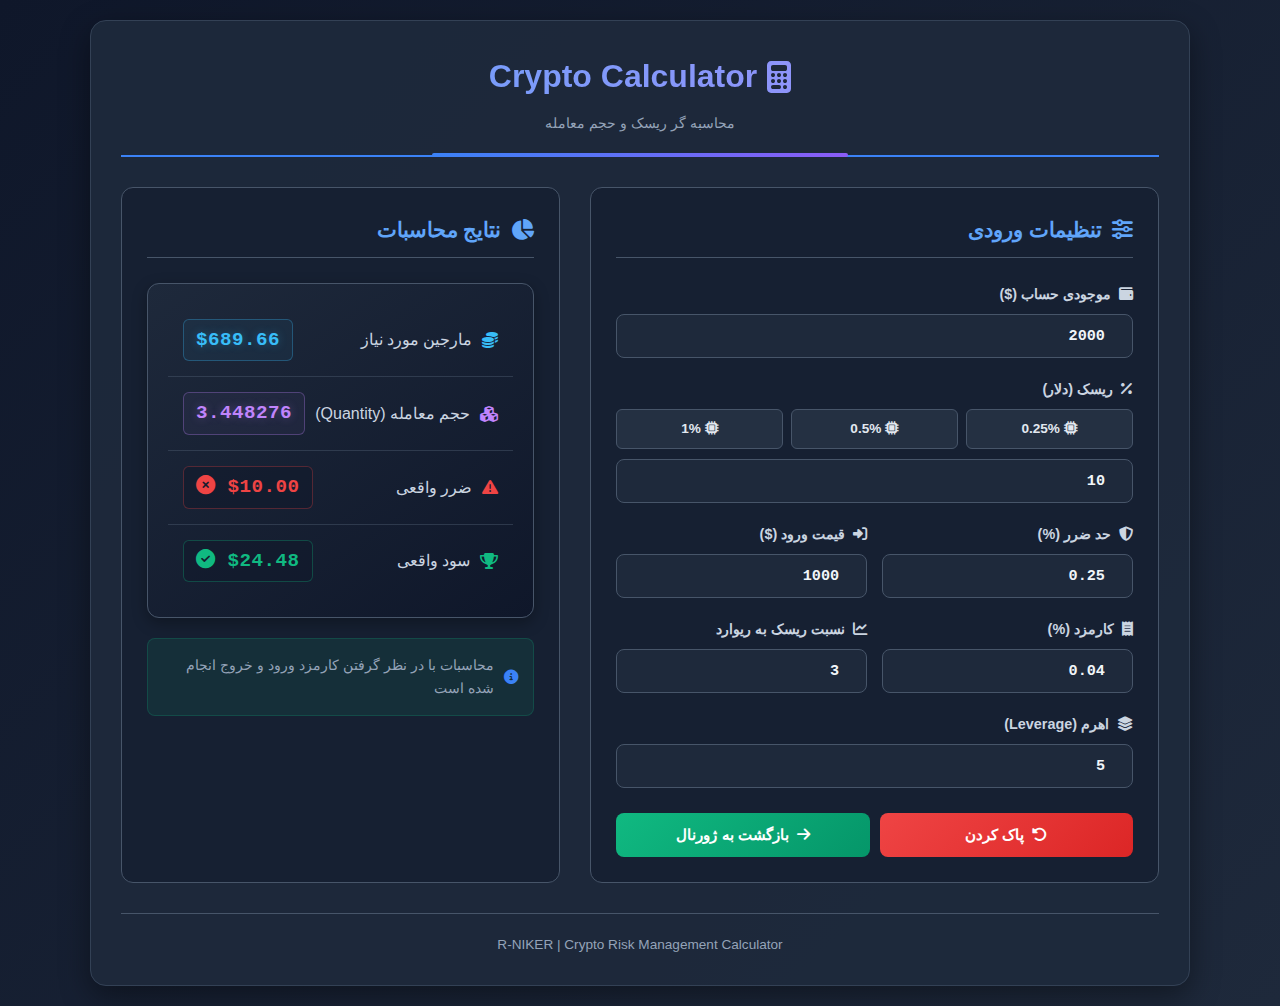
<file: calculator/index.html>
<!DOCTYPE html>
<html lang="fa" dir="rtl">
<head>
    <meta charset="UTF-8">
    <meta name="viewport" content="width=device-width, initial-scale=1.0">
    <title>Crypto Calculator</title>

    <!-- Apple Web App Mode -->
    <meta name="apple-mobile-web-app-capable" content="yes">
    <meta name="apple-mobile-web-app-title" content="Crypto Calculator">
    <meta name="apple-mobile-web-app-status-bar-style" content="black-translucent">

    <!-- Safari macOS favicon -->
    <link rel="icon" type="image/svg+xml" href="../../icons/favicon.svg">
    <link rel="icon" type="image/png" sizes="96x96" href="../../icons/favicon-96x96.png">

    <!-- Apple Touch Icon -->
    <link rel="apple-touch-icon" href="../../apple-touch-icon.png">

    <!-- Safari theme -->
    <meta name="theme-color" content="#0f172a">

    <!-- Font Awesome -->
    <link rel="stylesheet" href="https://cdnjs.cloudflare.com/ajax/libs/font-awesome/6.4.0/css/all.min.css">
    <style>
        * {
            margin: 0;
            padding: 0;
            box-sizing: border-box;
            font-family: 'Segoe UI', Tahoma, Geneva, Verdana, sans-serif;
        }
        
        /* بدنه اصلی */
        body {
            background: linear-gradient(135deg, #0f172a 0%, #1e293b 100%);
            color: #f1f5f9;
            line-height: 1.6;
            min-height: 100vh;
            display: flex;
            justify-content: center;
            align-items: center;
            padding: 20px;
        }
        
        /* کانتینر اصلی */
        .container {
            width: 1100px;
            background-color: rgba(30, 41, 59, 0.95);
            border-radius: 16px;
            box-shadow: 0 10px 30px rgba(0, 0, 0, 0.4);
            padding: 30px;
            border: 1px solid #334155;
        }
        
        /* هدر */
        header {
            text-align: center;
            margin-bottom: 30px;
            padding-bottom: 20px;
            border-bottom: 2px solid #3b82f6;
            position: relative;
        }
        
        header::after {
            content: '';
            position: absolute;
            bottom: -2px;
            left: 30%;
            width: 40%;
            height: 4px;
            background: linear-gradient(90deg, #3b82f6, #8b5cf6);
            border-radius: 2px;
        }
        
        h1 {
            color: #60a5fa;
            font-size: 2rem;
            margin-bottom: 10px;
            background: linear-gradient(90deg, #60a5fa, #a78bfa);
            -webkit-background-clip: text;
            -webkit-text-fill-color: transparent;
            display: flex;
            align-items: center;
            justify-content: center;
            gap: 10px;
        }
        
        .subtitle {
            color: #94a3b8;
            font-size: 0.9rem;
        }
        
        /* محتوای اصلی */
        .main-content {
            display: flex;
            gap: 30px;
        }
        
        /* بخش ورودی‌ها */
        .inputs-section {
            flex: 1.2;
            background: rgba(15, 23, 42, 0.5);
            border-radius: 12px;
            padding: 25px;
            border: 1px solid #475569;
        }
        
        /* بخش نتایج */
        .results-section {
            flex: 0.9;
            background: rgba(15, 23, 42, 0.5);
            border-radius: 12px;
            padding: 25px;
            border: 1px solid #475569;
            display: flex;
            flex-direction: column;
        }
        
        .section-title {
            color: #60a5fa;
            font-size: 1.3rem;
            margin-bottom: 25px;
            padding-bottom: 10px;
            border-bottom: 1px solid #475569;
            display: flex;
            align-items: center;
            gap: 10px;
        }
        
        /* فرم ورودی */
        .input-group {
            margin-bottom: 20px;
        }
        
        label {
            display: flex;
            align-items: center;
            gap: 8px;
            margin-bottom: 8px;
            color: #cbd5e1;
            font-weight: 600;
            font-size: 0.9rem;
        }
        
        input {
            width: 100%;
            padding: 12px;
            background-color: #1e293b;
            border: 1px solid #475569;
            border-radius: 8px;
            font-size: 0.95rem;
            color: #f1f5f9;
            transition: all 0.3s;
            height: 44px;
        }
        
        input:focus {
            outline: none;
            border-color: #3b82f6;
            box-shadow: 0 0 0 3px rgba(59, 130, 246, 0.2);
        }
        
        input[type="number"] {
            font-family: 'Courier New', monospace;
            font-weight: 600;
            direction: ltr;
            text-align: right;
        }
        
        /* ردیف دو ستونی */
        .row {
            display: flex;
            gap: 15px;
            margin-bottom: 20px;
        }
        
        .row .input-group {
            flex: 1;
            margin-bottom: 0;
        }
        
        /* دکمه‌های ریسک */
        .risk-buttons {
            display: flex;
            gap: 8px;
            margin-top: 8px;
        }
        
        .risk-btn {
            flex: 1;
            padding: 10px;
            background: rgba(71, 85, 105, 0.3);
            border: 1px solid #475569;
            border-radius: 6px;
            color: #e2e8f0;
            cursor: pointer;
            font-size: 0.85rem;
            font-weight: 600;
            transition: all 0.2s;
            height: 40px;
        }
        
        .risk-btn:hover {
            background: rgba(59, 130, 246, 0.3);
            border-color: #3b82f6;
            transform: translateY(-2px);
        }
        
        /* دکمه‌های عملیات */
        .action-buttons {
            display: flex;
            gap: 10px;
            margin-top: 25px;
        }
        
        .btn {
            flex: 1;
            padding: 12px;
            border: none;
            border-radius: 8px;
            font-size: 0.95rem;
            font-weight: 600;
            cursor: pointer;
            transition: all 0.3s;
            display: flex;
            align-items: center;
            justify-content: center;
            gap: 8px;
            height: 44px;
        }
        
        .btn-primary {
            background: linear-gradient(135deg, #3b82f6, #6366f1);
            color: white;
        }
        
        .btn-primary:hover {
            background: linear-gradient(135deg, #2563eb, #4f46e5);
            transform: translateY(-2px);
            box-shadow: 0 5px 15px rgba(59, 130, 246, 0.3);
        }
        
        .btn-danger {
            background: linear-gradient(135deg, #ef4444, #dc2626);
            color: white;
        }
        
        .btn-danger:hover {
            background: linear-gradient(135deg, #dc2626, #b91c1c);
            transform: translateY(-2px);
            box-shadow: 0 5px 15px rgba(239, 68, 68, 0.3);
        }
        
        .btn-success {
            background: linear-gradient(135deg, #10b981, #059669);
            color: white;
        }
        
        .btn-success:hover {
            background: linear-gradient(135deg, #059669, #047857);
            transform: translateY(-2px);
            box-shadow: 0 5px 15px rgba(16, 185, 129, 0.3);
        }
        
        /* کارت نتایج */
        .result-card {
            background: linear-gradient(145deg, #1e293b, #0f172a);
            border-radius: 12px;
            padding: 20px;
            border: 1px solid #475569;
            box-shadow: 0 5px 15px rgba(0, 0, 0, 0.3);
        }
        
        .result-item {
            display: flex;
            justify-content: space-between;
            align-items: center;
            padding: 15px;
            border-bottom: 1px solid rgba(71, 85, 105, 0.5);
        }
        
        .result-item:last-child {
            border-bottom: none;
        }
        
        .result-label {
            color: #cbd5e1;
            font-size: 1rem;
            display: flex;
            align-items: center;
            gap: 10px;
        }
        
        .result-value {
            font-family: 'Courier New', monospace;
            font-weight: 800;
            font-size: 1.2rem;
            direction: ltr;
            text-align: left;
            transition: all 0.3s ease;
            padding: 5px 12px;
            border-radius: 6px;
            background: rgba(15, 23, 42, 0.5);
            letter-spacing: 0.5px;
        }
        
        /* رنگ‌های مختلف برای نتایج */
        .profit {
            color: #10b981;
            border: 1px solid rgba(16, 185, 129, 0.3);
        }
        
        .loss {
            color: #ef4444;
            border: 1px solid rgba(239, 68, 68, 0.3);
        }
        
        /* رنگ آبی الکتریک برای مارجین */
        .margin-blue {
            color: #38bdf8;
            border: 1px solid rgba(56, 189, 248, 0.3);
            text-shadow: 0 0 10px rgba(56, 189, 248, 0.3);
            background: rgba(56, 189, 248, 0.05);
        }
        
        /* رنگ بنفش برای حجم معامله */
        .quantity-purple {
            color: #c084fc;
            border: 1px solid rgba(192, 132, 252, 0.3);
            text-shadow: 0 0 10px rgba(192, 132, 252, 0.3);
            background: rgba(192, 132, 252, 0.05);
        }
        
        /* انیمیشن تغییر اعداد */
        @keyframes fadeChange {
            0% { opacity: 0.5; transform: scale(0.95); }
            50% { opacity: 1; transform: scale(1.05); }
            100% { opacity: 1; transform: scale(1); }
        }
        
        .value-animate {
            animation: fadeChange 0.3s ease;
        }
        
        /* Glow پویا */
        .glow-profit {
            box-shadow: 0 0 15px #10b981;
        }
        
        .glow-loss {
            box-shadow: 0 0 15px #ef4444;
        }
        
        .glow-blue {
            box-shadow: 0 0 15px #38bdf8;
        }
        
        .glow-purple {
            box-shadow: 0 0 15px #c084fc;
        }
        
        /* آیکون‌ها */
        .icon {
            font-size: 1.1rem;
        }
        
        /* فوتر */
        footer {
            text-align: center;
            margin-top: 30px;
            padding-top: 20px;
            border-top: 1px solid #475569;
            color: #94a3b8;
            font-size: 0.85rem;
        }
        
        /* دکمه برگشت به ژورنال */
        .back-link {
            display: inline-flex;
            align-items: center;
            gap: 8px;
            color: #94a3b8;
            text-decoration: none;
            font-size: 0.9rem;
            transition: color 0.2s;
            margin-bottom: 20px;
        }
        
        .back-link:hover {
            color: #60a5fa;
        }
        
        .back-link i {
            font-size: 1rem;
        }
    </style>
</head>
<body>
    <div class="container">
        <header>
            <h1>
                <i class="fas fa-calculator"></i>
                Crypto Calculator
            </h1>
            <p class="subtitle">محاسبه گر ریسک و حجم معامله</p>
        </header>
        
        <div class="main-content">
            <!-- بخش ورودی‌ها -->
            <div class="inputs-section">
                <h2 class="section-title">
                    <i class="fas fa-sliders-h"></i>
                    تنظیمات ورودی
                </h2>
                
                <div class="input-group">
                    <label>
                        <i class="fas fa-wallet"></i>
                        موجودی حساب ($)
                    </label>
                    <input type="number" id="capital" value="2000" step="0.01" min="0">
                </div>
                
                <div class="input-group">
                    <label>
                        <i class="fas fa-percentage"></i>
                        ریسک (دلار)
                    </label>
                    <div class="risk-buttons">
                        <button class="risk-btn" onclick="setRiskPercent(0.25)">
                            <i class="fas fa-microchip"></i> 0.25%
                        </button>
                        <button class="risk-btn" onclick="setRiskPercent(0.5)">
                            <i class="fas fa-microchip"></i> 0.5%
                        </button>
                        <button class="risk-btn" onclick="setRiskPercent(1)">
                            <i class="fas fa-microchip"></i> 1%
                        </button>
                    </div>
                    <input type="number" id="risk" value="10" step="0.01" min="0" style="margin-top: 10px;">
                </div>
                
                <div class="row">
                    <div class="input-group">
                        <label>
                            <i class="fas fa-shield-alt"></i>
                            حد ضرر (%)
                        </label>
                        <input type="number" id="stop" value="0.25" step="0.01" min="0">
                    </div>
                    
                    <div class="input-group">
                        <label>
                            <i class="fas fa-sign-in-alt"></i>
                            قیمت ورود ($)
                        </label>
                        <input type="number" id="entry" value="1000" step="0.01" min="0">
                    </div>
                </div>
                
                <div class="row">
                    <div class="input-group">
                        <label>
                            <i class="fas fa-receipt"></i>
                            کارمزد (%)
                        </label>
                        <input type="number" id="fee" value="0.04" step="0.001" min="0">
                    </div>
                    
                    <div class="input-group">
                        <label>
                            <i class="fas fa-chart-line"></i>
                            نسبت ریسک به ریوارد
                        </label>
                        <input type="number" id="rr" value="3" step="0.1" min="0">
                    </div>
                </div>
                
                <div class="input-group">
                    <label>
                        <i class="fas fa-layer-group"></i>
                        اهرم (Leverage)
                    </label>
                    <input type="number" id="leverage" value="5" step="1" min="1">
                </div>
                
                <div class="action-buttons">
                    <button class="btn btn-danger" onclick="resetAll()">
                        <i class="fas fa-undo-alt"></i>
                        پاک کردن
                    </button>
                    <button class="btn btn-success" onclick="goToJournal()">
                        <i class="fas fa-arrow-right"></i>
                        بازگشت به ژورنال
                    </button>
                </div>
            </div>
            
            <!-- بخش نتایج -->
            <div class="results-section">
                <h2 class="section-title">
                    <i class="fas fa-chart-pie"></i>
                    نتایج محاسبات
                </h2>
                
                <div class="result-card">
                    <div class="result-item">
                        <span class="result-label">
                            <i class="fas fa-coins" style="color: #38bdf8;"></i>
                            مارجین مورد نیاز
                        </span>
                        <span class="result-value margin-blue" id="margin-value">$0.00</span>
                    </div>
                    
                    <div class="result-item">
                        <span class="result-label">
                            <i class="fas fa-cubes" style="color: #c084fc;"></i>
                            حجم معامله (Quantity)
                        </span>
                        <span class="result-value quantity-purple" id="quantity-value">0.000000</span>
                    </div>
                    
                    <div class="result-item">
                        <span class="result-label">
                            <i class="fas fa-exclamation-triangle" style="color: #ef4444;"></i>
                            ضرر واقعی
                        </span>
                        <span class="result-value loss" id="loss-value">
                            <i class="fas fa-times-circle"></i> $0.00
                        </span>
                    </div>
                    
                    <div class="result-item">
                        <span class="result-label">
                            <i class="fas fa-trophy" style="color: #10b981;"></i>
                            سود واقعی
                        </span>
                        <span class="result-value profit" id="profit-value">
                            <i class="fas fa-check-circle"></i> $0.00
                        </span>
                    </div>
                </div>
                
                <!-- اطلاعات اضافی -->
                <div style="margin-top: 20px; padding: 15px; background: rgba(16, 185, 129, 0.1); border-radius: 8px; border: 1px solid rgba(16, 185, 129, 0.2);">
                    <p style="display: flex; align-items: center; gap: 10px; color: #94a3b8; font-size: 0.9rem;">
                        <i class="fas fa-info-circle" style="color: #3b82f6;"></i>
                        محاسبات با در نظر گرفتن کارمزد ورود و خروج انجام شده است
                    </p>
                </div>
            </div>
        </div>
        
        <footer>
            <p>R-NIKER | Crypto Risk Management Calculator</p>
        </footer>
    </div>

    <script>
        // بارگذاری اولیه
        document.addEventListener('DOMContentLoaded', function() {
            // بازیابی مقادیر ذخیره شده
            const fields = ['capital', 'risk', 'fee', 'stop', 'entry', 'rr', 'leverage'];
            fields.forEach(id => {
                const saved = localStorage.getItem('calc_' + id);
                if (saved !== null) {
                    document.getElementById(id).value = saved;
                }
                
                // ذخیره سازی خودکار هنگام تغییر
                document.getElementById(id).addEventListener('input', function(e) {
                    localStorage.setItem('calc_' + id, e.target.value);
                    calculate();
                });
            });
            
            // محاسبه اولیه
            calculate();
        });
        
        // تنظیم درصد ریسک
        function setRiskPercent(percent) {
            const capital = parseFloat(document.getElementById('capital').value) || 0;
            const riskDollar = (capital * percent / 100).toFixed(2);
            document.getElementById('risk').value = riskDollar;
            localStorage.setItem('calc_risk', riskDollar);
            calculate();
        }
        
        // محاسبه اصلی
        function calculate() {
            // دریافت مقادیر
            const risk_total = parseFloat(document.getElementById('risk').value) || 0;
            const stopPercent = parseFloat(document.getElementById('stop').value) || 0;
            const feePercent = parseFloat(document.getElementById('fee').value) || 0;
            const rr = parseFloat(document.getElementById('rr').value) || 0;
            const leverage = parseFloat(document.getElementById('leverage').value) || 1;
            const entry = parseFloat(document.getElementById('entry').value) || 0;
            
            // تبدیل درصدها به اعشار
            const stop = stopPercent / 100;
            const fee = feePercent / 100;
            
            if (risk_total <= 0 || stop <= 0 || entry <= 0) {
                updateValue('margin-value', '$0.00', 'margin-blue', 'glow-blue');
                updateValue('quantity-value', '0.000000', 'quantity-purple', 'glow-purple');
                updateLossValue('$0.00');
                updateProfitValue('$0.00');
                return;
            }
            
            // محاسبات
            const position = risk_total / (stop + fee);
            const margin = position / leverage;
            const loss = (position * stop) + (position * fee);
            const win = (position * stop * rr) - (position * fee);
            const quantity = position / entry;
            
            // نمایش نتایج
            updateValue('margin-value', '$' + margin.toFixed(2), 'margin-blue', 'glow-blue');
            updateValue('quantity-value', quantity.toFixed(6), 'quantity-purple', 'glow-purple');
            
            // ضرر با انیمیشن قرمز
            updateLossValue('$' + loss.toFixed(2));
            
            // سود با انیمیشن سبز
            updateProfitValue('$' + win.toFixed(2));
        }
        
        // تابع مخصوص به‌روزرسانی ضرر
        function updateLossValue(value) {
            const lossEl = document.getElementById('loss-value');
            const lossText = '<i class="fas fa-times-circle"></i> ' + value;
            if (lossEl.innerHTML !== lossText) {
                lossEl.innerHTML = lossText;
                lossEl.classList.add('value-animate', 'glow-loss');
                setTimeout(() => lossEl.classList.remove('value-animate', 'glow-loss'), 400);
            }
        }
        
        // تابع مخصوص به‌روزرسانی سود
        function updateProfitValue(value) {
            const profitEl = document.getElementById('profit-value');
            const profitText = '<i class="fas fa-check-circle"></i> ' + value;
            if (profitEl.innerHTML !== profitText) {
                profitEl.innerHTML = profitText;
                profitEl.classList.add('value-animate', 'glow-profit');
                setTimeout(() => profitEl.classList.remove('value-animate', 'glow-profit'), 400);
            }
        }
        
        // به‌روزرسانی مقادیر
        function updateValue(id, value, className, glowClass) {
            const el = document.getElementById(id);
            if (el.textContent !== value) {
                el.textContent = value;
                el.className = 'result-value ' + className;
                el.classList.add('value-animate', glowClass);
                setTimeout(() => {
                    el.classList.remove('value-animate', glowClass);
                }, 400);
            }
        }
        
        // ریست کردن همه مقادیر
        function resetAll() {
            // تنظیم مقادیر پیش‌فرض
            document.getElementById('capital').value = '2000';
            document.getElementById('risk').value = '10';
            document.getElementById('fee').value = '0.04';
            document.getElementById('stop').value = '0.25';
            document.getElementById('entry').value = '1000';
            document.getElementById('rr').value = '3';
            document.getElementById('leverage').value = '5';
            
            // پاک کردن localStorage
            const fields = ['capital', 'risk', 'fee', 'stop', 'entry', 'rr', 'leverage'];
            fields.forEach(id => {
                localStorage.removeItem('calc_' + id);
            });
            
            // ذخیره مقادیر جدید
            fields.forEach(id => {
                localStorage.setItem('calc_' + id, document.getElementById(id).value);
            });
            
            // محاسبه مجدد
            calculate();
            
            // نمایش پیام
            showNotification('مقادیر به حالت پیش‌فرض بازگشتند', 'success');
        }
        
        // تابع بازگشت به ژورنال
        function goToJournal() {
            window.location.href = '../index.html';
        }
        
        // نمایش اعلان
        function showNotification(message, type = 'info') {
            const notification = document.createElement('div');
            notification.textContent = message;
            notification.style.position = 'fixed';
            notification.style.top = '20px';
            notification.style.left = '50%';
            notification.style.transform = 'translateX(-50%)';
            notification.style.padding = '12px 20px';
            notification.style.borderRadius = '8px';
            notification.style.zIndex = '10000';
            notification.style.fontWeight = '600';
            notification.style.boxShadow = '0 5px 15px rgba(0, 0, 0, 0.3)';
            
            if (type === 'success') {
                notification.style.backgroundColor = '#10b981';
                notification.style.color = 'white';
            } else if (type === 'warning') {
                notification.style.backgroundColor = '#f59e0b';
                notification.style.color = '#78350f';
            } else if (type === 'error') {
                notification.style.backgroundColor = '#ef4444';
                notification.style.color = 'white';
            } else {
                notification.style.backgroundColor = '#3b82f6';
                notification.style.color = 'white';
            }
            
            document.body.appendChild(notification);
            
            setTimeout(() => {
                notification.style.opacity = '0';
                notification.style.transition = 'opacity 0.5s';
                setTimeout(() => {
                    if (notification.parentNode) {
                        notification.parentNode.removeChild(notification);
                    }
                }, 500);
            }, 3000);
        }
        
        // محاسبه مجدد هنگام تغییر هر ورودی
        window.addEventListener('load', function() {
            const inputs = document.querySelectorAll('input');
            inputs.forEach(input => {
                input.addEventListener('input', calculate);
            });
        });
    </script>
</body>
</html>
</file>
